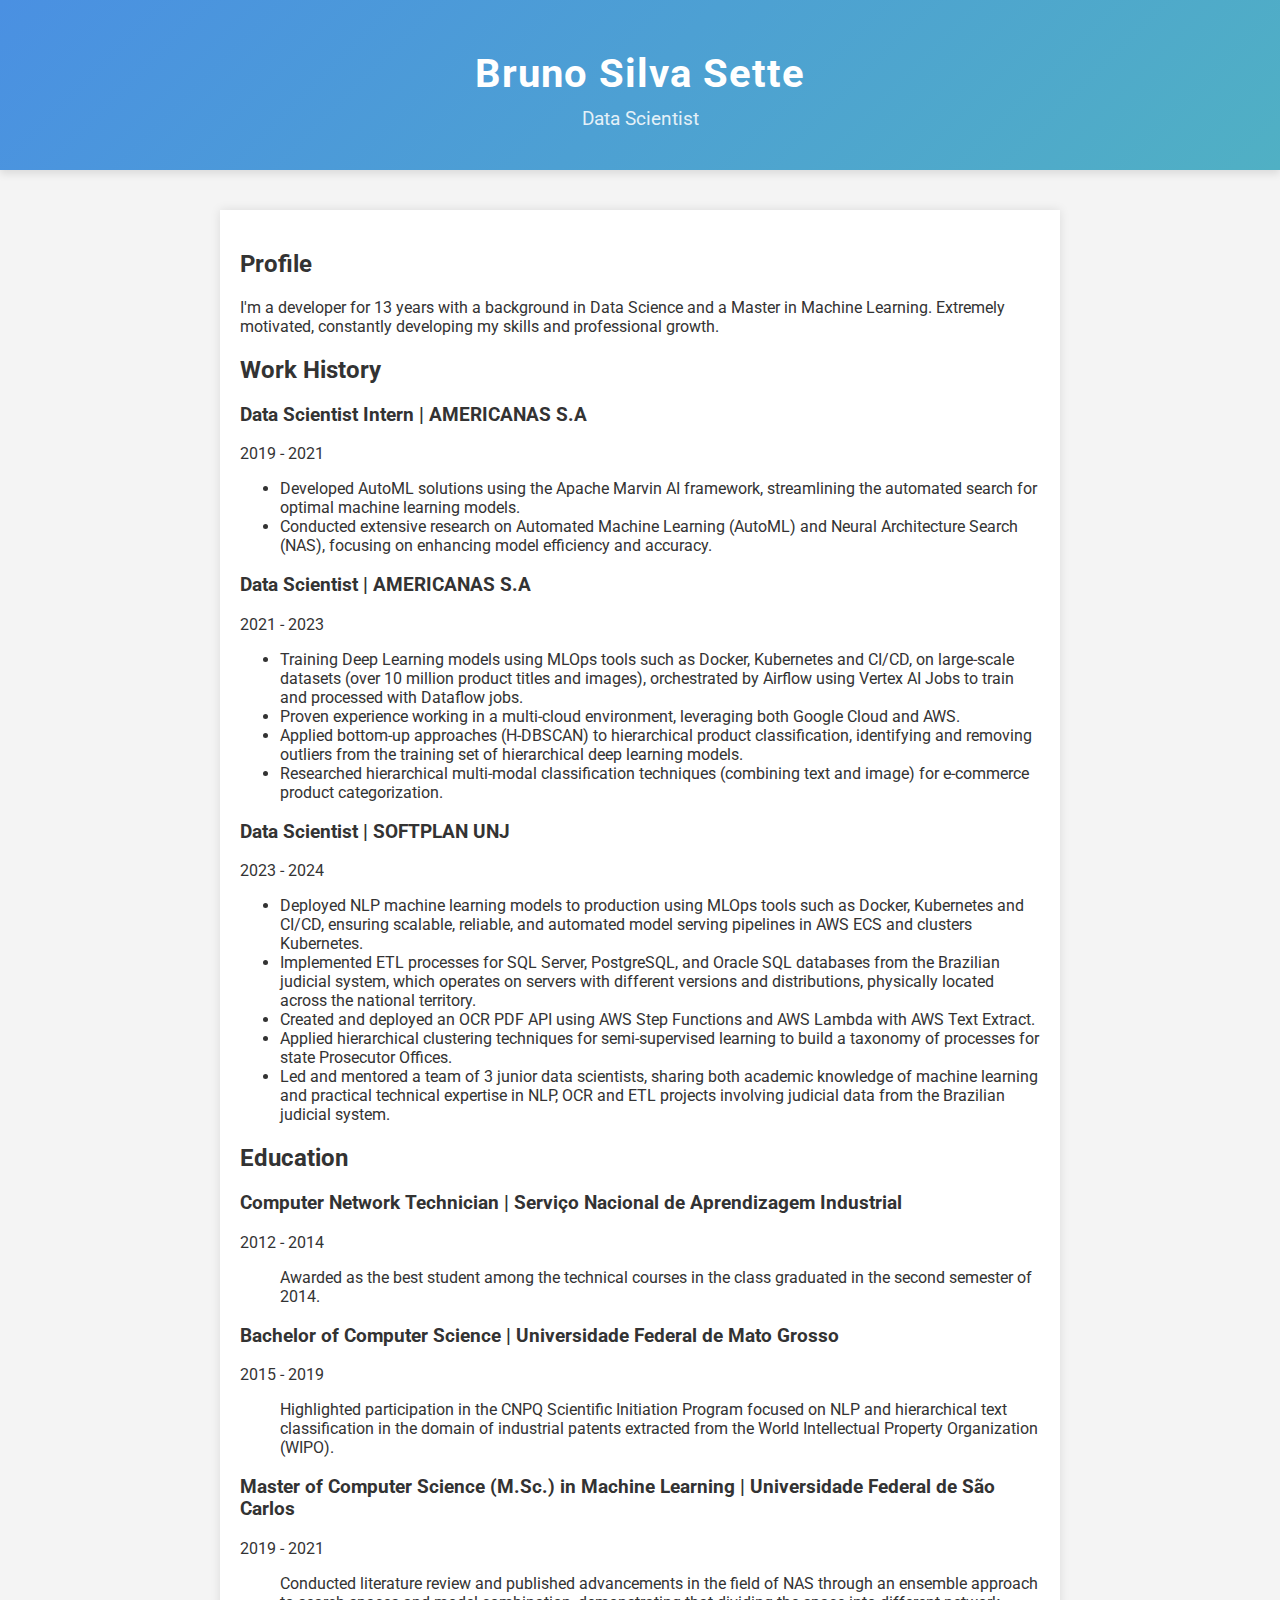
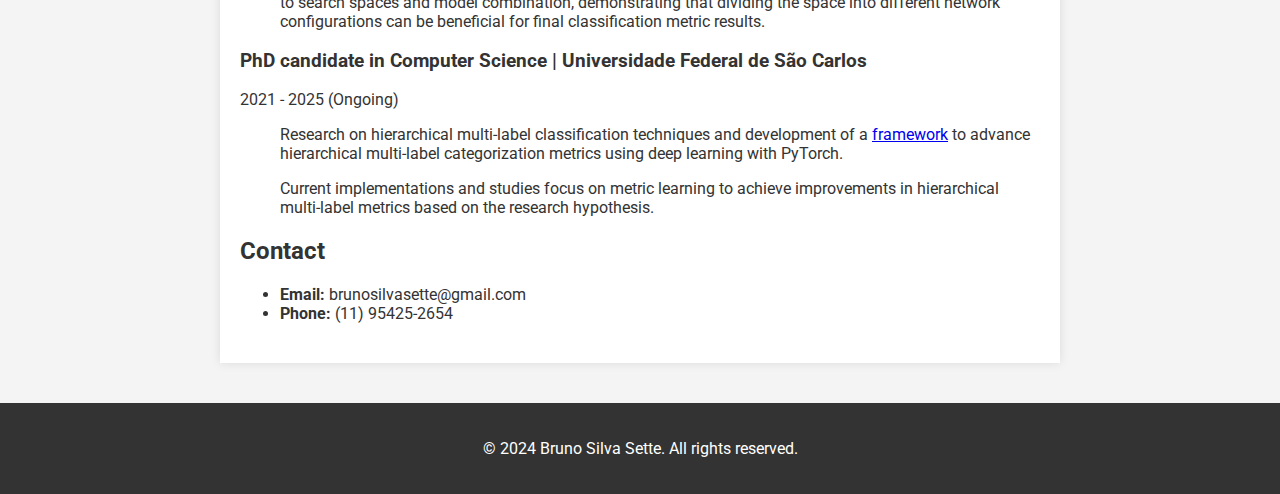
<file: index.html>
<!DOCTYPE html>
<html lang="en">
<head>
    <meta charset="UTF-8">
    <meta name="viewport" content="width=device-width, initial-scale=1.0">
    <meta name="description" content="Portfolio of Bruno Silva Sette, Data Scientist.">
    <title>Bruno Silva Sette | Data Scientist</title>
    <style>
        @import url('https://fonts.googleapis.com/css2?family=Roboto:wght@400;700&display=swap');

        body {
            font-family: 'Roboto', sans-serif;
            margin: 0;
            padding: 0;
            background-color: #f4f4f4;
            color: #333;
        }

        header {
            background: linear-gradient(135deg, #4a90e2, #50b0c4);
            color: #fff;
            padding: 40px 20px;
            text-align: center;
            position: relative;
            box-shadow: 0 4px 8px rgba(0, 0, 0, 0.1);
        }

        header .logo {
            width: 60px;
            height: 60px;
            border-radius: 50%;
            background-color: #fff;
            display: inline-block;
            margin-bottom: 15px;
            background-image: url('https://via.placeholder.com/60'); /* Substituir por um ícone ou logotipo */
            background-size: cover;
        }

        header h1 {
            font-size: 2.5em;
            margin: 10px 0;
            font-weight: 700;
            letter-spacing: 1px;
        }

        header p {
            font-size: 1.2em;
            margin: 0;
            font-weight: 400;
            opacity: 0.85;
        }

        .container {
            max-width: 800px;
            margin: 40px auto;
            padding: 20px;
            background-color: #fff;
            box-shadow: 0 0 10px rgba(0, 0, 0, 0.1);
        }

        h2, h3 {
            color: #333;
        }

        .section {
            margin-bottom: 20px;
        }

        footer {
            text-align: center;
            padding: 20px;
            background-color: #333;
            color: #fff;
            margin-top: 40px;
        }

    </style>
</head>
<body>

<header>
    <h1>Bruno Silva Sette</h1>
    <p>Data Scientist</p>
</header>

<div class="container">
    <section class="section">
        <h2>Profile</h2>
        <p>I'm a developer for 13 years with a background in Data Science and a Master in Machine Learning. Extremely motivated, constantly developing my skills and professional growth.</p>
    </section>

    <section class="section">
        <h2>Work History</h2>
        <h3>Data Scientist Intern | AMERICANAS S.A</h3>
        <p>2019 - 2021</p>
        <ul>
            <li>Developed AutoML solutions using the Apache Marvin AI framework, streamlining the automated search for optimal machine learning models.</li>
            <li>Conducted extensive research on Automated Machine Learning (AutoML) and Neural Architecture Search (NAS), focusing on enhancing model efficiency and accuracy.</li>
        </ul>
        <h3>Data Scientist | AMERICANAS S.A</h3>
        <p>2021 - 2023</p>
        <ul>
            <li>Training Deep Learning models using MLOps tools such as Docker, Kubernetes and CI/CD, on large-scale datasets (over 10 million product titles and images), orchestrated by Airflow using Vertex AI Jobs to train and processed with Dataflow jobs.</li>
            <li>Proven experience working in a multi-cloud environment, leveraging both Google Cloud and AWS.</li>
            <li>Applied bottom-up approaches (H-DBSCAN) to hierarchical product classification, identifying and removing outliers from the training set of hierarchical deep learning models.</li>
            <li>Researched hierarchical multi-modal classification techniques (combining text and image) for e-commerce product categorization.</li>
        </ul>
        <h3>Data Scientist | SOFTPLAN UNJ</h3>
        <p>2023 - 2024</p>
        <ul>
            <li>Deployed NLP machine learning models to production using MLOps tools such as Docker, Kubernetes and CI/CD, ensuring scalable, reliable, and automated model serving pipelines in AWS ECS and clusters Kubernetes.</li>
            <li>Implemented ETL processes for SQL Server, PostgreSQL, and Oracle SQL databases from the Brazilian judicial system, which operates on servers with different versions and distributions, physically located across the national territory.</li>
            <li>Created and deployed an OCR PDF API using AWS Step Functions and AWS Lambda with AWS Text Extract.</li>
            <li>Applied hierarchical clustering techniques for semi-supervised learning to build a taxonomy of processes for state Prosecutor Offices.</li>
            <li>Led and mentored a team of 3 junior data scientists, sharing both academic knowledge of machine learning and practical technical expertise in NLP, OCR and ETL projects involving judicial data from the Brazilian judicial system.</li>
        </ul>
    </section>

    <section class="section">
        <h2>Education</h2>
        <h3>Computer Network Technician | Serviço Nacional de Aprendizagem Industrial</h3>
        <p>2012 - 2014</p>
        <ul>
            <p>Awarded as the best student among the technical courses in the class graduated in the second semester of 2014.</p>
        </ul>
        <h3>Bachelor of Computer Science | Universidade Federal de Mato Grosso</h3>
        <p>2015 - 2019</p>
        <ul>
            <p>Highlighted participation in the CNPQ Scientific Initiation Program focused on NLP and hierarchical text classification in the domain of industrial patents extracted from the World Intellectual Property Organization (WIPO).</p>
        </ul>
        <h3>Master of Computer Science (M.Sc.) in Machine Learning | Universidade Federal de São Carlos</h3>
        <p>2019 - 2021</p>
        <ul>
            <p>Conducted literature review and published advancements in the field of NAS through an ensemble approach to search spaces and model combination, demonstrating that dividing the space into different network configurations can be beneficial for final classification metric results.</p>
        </ul>
        <h3>PhD candidate in Computer Science | Universidade Federal de São Carlos</h3>
        <p>2021 - 2025 (Ongoing)</p>
        <ul>
            <p>Research on hierarchical multi-label classification techniques and development of a <a href="https://github.com/sette/hmc_torch">framework</a> to advance hierarchical multi-label categorization metrics using deep learning with PyTorch.</p>
            <p>Current implementations and studies focus on metric learning to achieve improvements in hierarchical multi-label metrics based on the research hypothesis.</p>
        </ul>

    </section>

    <section class="section">
        <h2>Contact</h2>
        <ul class="contact-info">
            <li><strong>Email:</strong> brunosilvasette@gmail.com</li>
            <li><strong>Phone:</strong> (11) 95425-2654</li>
        </ul>
    </section>
</div>

<footer>
    <p>© 2024 Bruno Silva Sette. All rights reserved.</p>
</footer>

</body>
</html>
</file>
